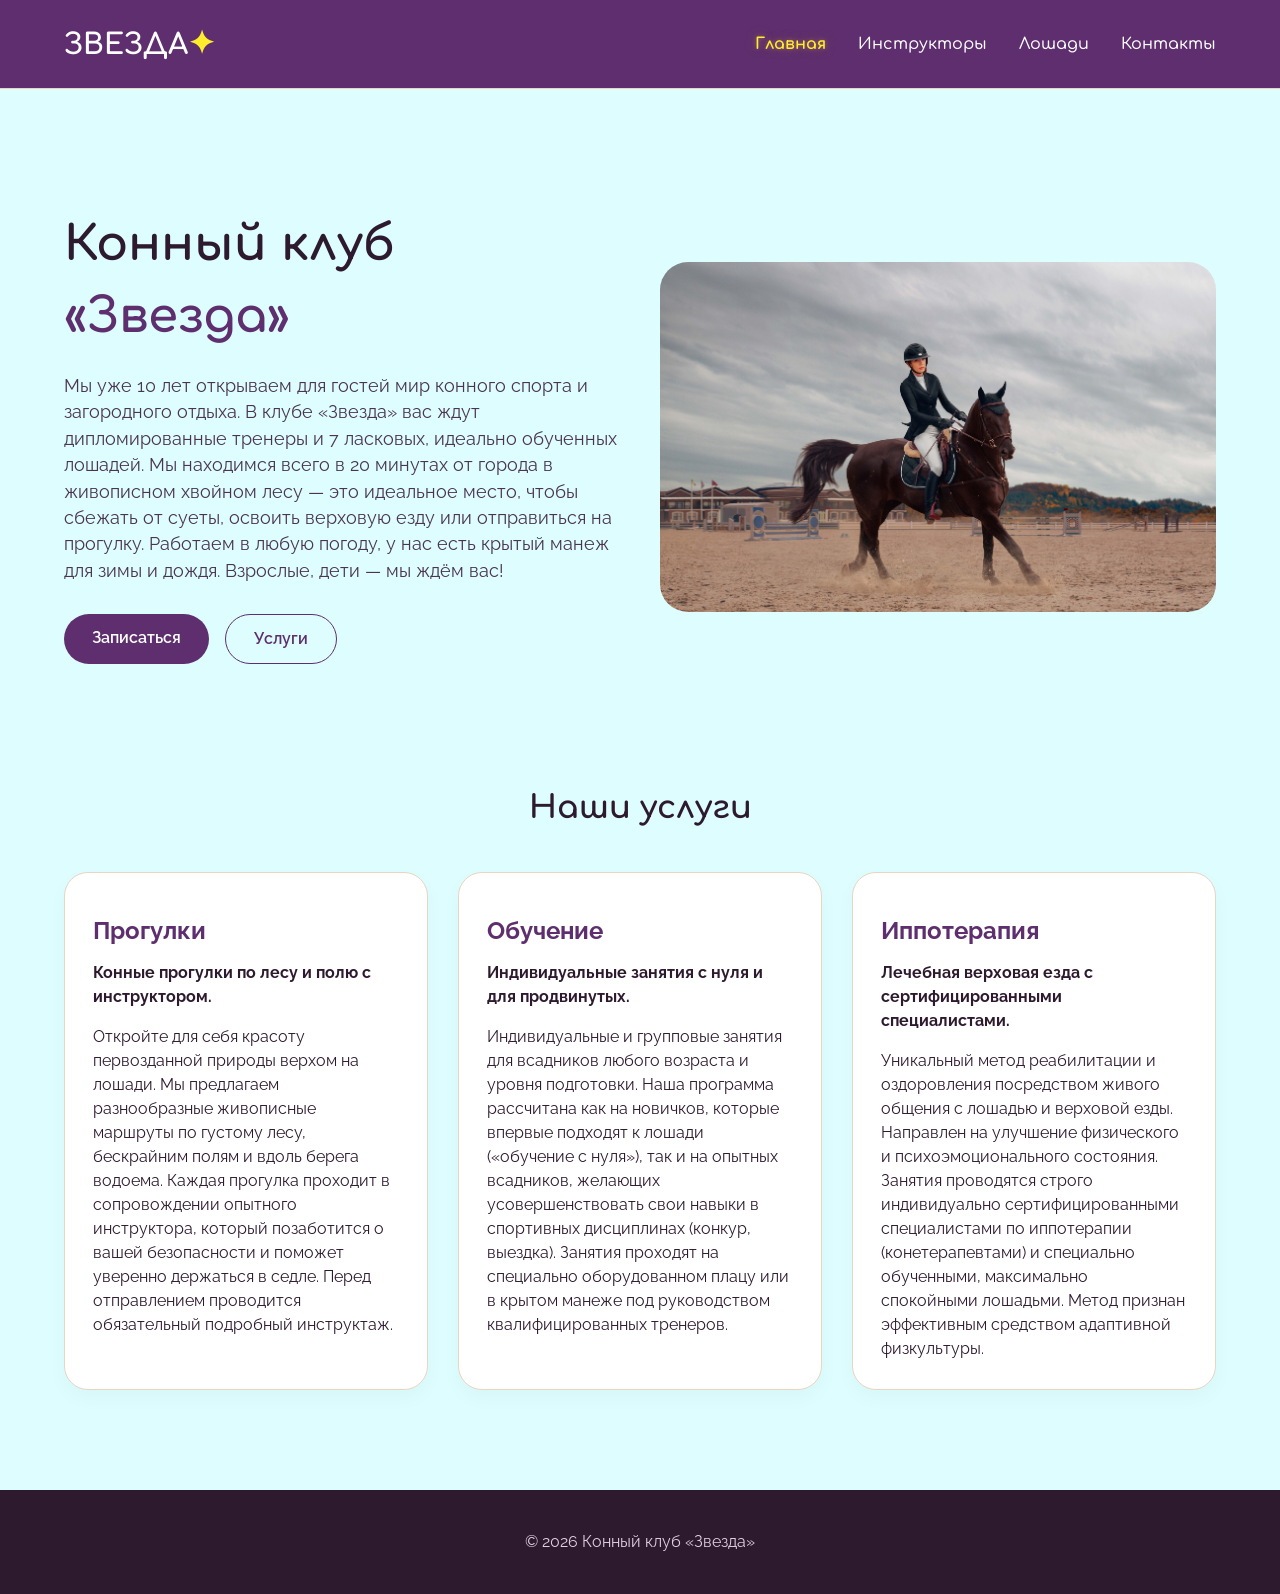
<file: index.html>
<!DOCTYPE html>
<html lang="ru">

<head>
	<meta charset="UTF-8">
	<meta name="viewport" content="width=device-width, initial-scale=1.0">
	<title>Конный клуб «Звезда»</title>
	<link rel="stylesheet" href="style.css">
	<link href="https://fonts.googleapis.com/css2?family=Comfortaa:wght@300;400;500;600;700&family=Raleway:wght@300;400;500;600;700&display=swap&subset=cyrillic-ext" rel="stylesheet">
</head>


<body>

	<header>
		<div class="container header-flex">
			<div class="logo">ЗВЕЗДА<span>✦</span></div>
			<ul class="nav">
				<li><a href="index.html" class="active">Главная </a></li>
				<li><a href="instructors.html">Инструкторы</a></li>
				<li><a href="horses.html">Лошади</a></li>
				<li><a href="contacts.html">Контакты</a></li>
			</ul>
			<div class="burger" id="burgerBtn">
				<span></span>
				<span></span>
				<span></span>
			</div>
		</div>
	</header>

	<main>
		<section class="hero">
			<div class="container hero-grid">
				<div>
					<h1 class="hero-title">Конный клуб <span>«Звезда»</span></h1>
					<p class="hero-text">Мы уже 10 лет открываем для гостей мир конного спорта и загородного отдыха. В клубе «Звезда» вас ждут дипломированные
					тренеры и 7 ласковых, идеально обученных лошадей. Мы находимся всего в 20 минутах от города в живописном хвойном лесу —
					это идеальное место, чтобы сбежать от суеты, освоить верховую езду или отправиться на прогулку.
					Работаем в любую погоду, у нас есть крытый манеж для зимы и дождя.
					Взрослые, дети — мы ждём вас!</p>
					<div class="buttons">
						<a href="#" class="btn btn-primary" id="openModalBtn">Записаться</a>
						<a href="#services" class="btn btn-outline">Услуги</a>
					</div>
				</div>
				<div class="hero-img"></div>
			</div>
		</section>

		<!-- услуги (3 штуки) -->
		<section class="section">
			<div class="container">
				<h2 class="section-title" id="services">Наши услуги</h2>
				<div class="cards">
					<div class="card">
						<h3>Прогулки</h3>
						<h4>Конные прогулки по лесу и полю с инструктором.</h4>
						<p>Откройте для себя красоту первозданной природы верхом на лошади. Мы предлагаем разнообразные живописные маршруты по
						густому лесу, бескрайним полям и вдоль берега водоема. Каждая прогулка проходит в сопровождении опытного инструктора,
						который позаботится о вашей безопасности и поможет уверенно держаться в седле. Перед отправлением проводится
						обязательный подробный инструктаж.</p>
					</div>
					<div class="card">
						<h3>Обучение</h3>
						<h4>Индивидуальные занятия с нуля и для продвинутых.</h4>
						<p>Индивидуальные и групповые занятия для всадников любого возраста и уровня подготовки. Наша программа рассчитана как на
						новичков, которые впервые подходят к лошади («обучение с нуля»), так и на опытных всадников, желающих усовершенствовать
						свои навыки в спортивных дисциплинах (конкур, выездка). Занятия проходят на специально оборудованном плацу или в крытом
						манеже под руководством квалифицированных тренеров.</p>
					</div>
					<div class="card">
						<h3>Иппотерапия</h3>
						<h4>Лечебная верховая езда с сертифицированными специалистами.</h4>
						<p>Уникальный метод реабилитации и оздоровления посредством живого общения с лошадью и верховой езды. Направлен на
						улучшение физического и психоэмоционального состояния. Занятия проводятся строго индивидуально сертифицированными
						специалистами по иппотерапии (конетерапевтами) и специально обученными, максимально спокойными лошадьми. Метод признан
						эффективным средством адаптивной физкультуры.</p>
					</div>
				</div>
			</div>
		</section>
	</main>

	<footer>
		<div class="container">
			<p>© 2026 Конный клуб «Звезда»</p>
		</div>
	</footer>

	<!-- МОДАЛЬНОЕ ОКНО -->
	<div id="modal" class="modal">
		<div class="modal-content">
			<span class="close-btn" id="closeModalBtn">&times;</span>
			<h2 style="margin-bottom: 20px; color: #5E2E6E;">Запись в клуб</h2>

			<form id="bookingForm">
				<div class="form-group">
					<label>Ваше имя</label>
					<input type="text" id="name" required>
				</div>

				<div class="form-group">
					<label>Телефон</label>
					<input type="tel" id="phone" required>
				</div>

				<div class="form-group">
					<label>Что вас интересует?</label>
					<div class="checkbox-group">
						<label><input type="checkbox" name="service" value="прогулка"> Прогулка</label>
						<label><input type="checkbox" name="service" value="обучение"> Обучение</label>
						<label><input type="checkbox" name="service" value="иппотерапия"> Иппотерапия</label>
					</div>
				</div>

				<div class="form-group">
					<label>Выберите тренера</label>
					<select id="trainer">
						<option value="">Не выбран</option>
						<option value="Анна Волкова">Анна Волкова</option>
						<option value="Дмитрий Орлов">Дмитрий Орлов</option>
						<option value="Елена Морозова">Елена Морозова</option>
						<option value="Михаил Соколов">Михаил Соколов</option>
						<option value="Ксения Белова">Ксения Белова</option>
					</select>
				</div>

				<div class="form-group">
					<label>Выберите лошадь</label>
					<select id="horse">
						<option value="">Не выбрана</option>
						<option value="Орион">Орион</option>
						<option value="Вега">Вега</option>
						<option value="Сириус">Сириус</option>
						<option value="Заря">Заря</option>
						<option value="Альтаир">Альтаир</option>
						<option value="Заря">Валларис</option>
						<option value="Альтаир">Гром</option>
					</select>
				</div>

				<div class="form-group">
					<label>Желаемая дата</label>
					<input type="date" id="date" required>
				</div>

				<button type="submit" class="btn btn-primary" style="width: 100%;">Отправить заявку</button>
				<p id="formError" class="error-message"></p>
			</form>
		</div>
	</div>

	<script>

		// БУРГЕР-МЕНЮ
		const burger = document.getElementById('burgerBtn');
		const navMenu = document.querySelector('.nav');

		if (burger && navMenu) {
			burger.addEventListener('click', function () {
				navMenu.classList.toggle('active');
			});
		}

		const modal = document.getElementById('modal');
		const openBtn = document.getElementById('openModalBtn');
		const closeBtn = document.getElementById('closeModalBtn');
		const form = document.getElementById('bookingForm');
		const errorDiv = document.getElementById('formError');

		openBtn.onclick = function (e) {
			e.preventDefault();
			modal.style.display = 'flex';
		}

		closeBtn.onclick = function () {
			modal.style.display = 'none';
		}

		window.onclick = function (e) {
			if (e.target === modal) {
				modal.style.display = 'none';
			}
		}

		function validatePhone(phone) {
			const digits = phone.replace(/\D/g, '');
			return digits.length === 11;
		}

		form.onsubmit = function (e) {
			e.preventDefault();

			const name = document.getElementById('name').value.trim();
			if (name.length < 2) {
				errorDiv.textContent = 'Пожалуйста, введите ваше имя (минимум 2 символа)';
				return;
			}

			const phone = document.getElementById('phone').value.trim();
			if (!validatePhone(phone)) {
				errorDiv.textContent = 'Введите телефон в формате 11 цифр (например, 79991234567)';
				return;
			}

			const checkboxes = document.querySelectorAll('input[name="service"]:checked');
			if (checkboxes.length === 0) {
				errorDiv.textContent = 'Выберите хотя бы одну услугу';
				return;
			}

			const date = document.getElementById('date').value;
			if (!date) {
				errorDiv.textContent = 'Выберите желаемую дату';
				return;
			}

			const selectedServices = Array.from(checkboxes).map(cb => cb.value).join(', ');
			const trainer = document.getElementById('trainer').value || 'не выбран';
			const horse = document.getElementById('horse').value || 'не выбрана';

			alert(`Спасибо, ${name}!\n\nВаша заявка принята:\n Телефон: ${phone}\n Дата: ${date}\n Услуга: ${selectedServices}\n Тренер: ${trainer}\n Лошадь: ${horse}\n\nМы свяжемся с вами в ближайшее время.`);

			form.reset();
			errorDiv.textContent = '';

			modal.style.display = 'none';
		}
	</script>

</body>

</html>
</file>
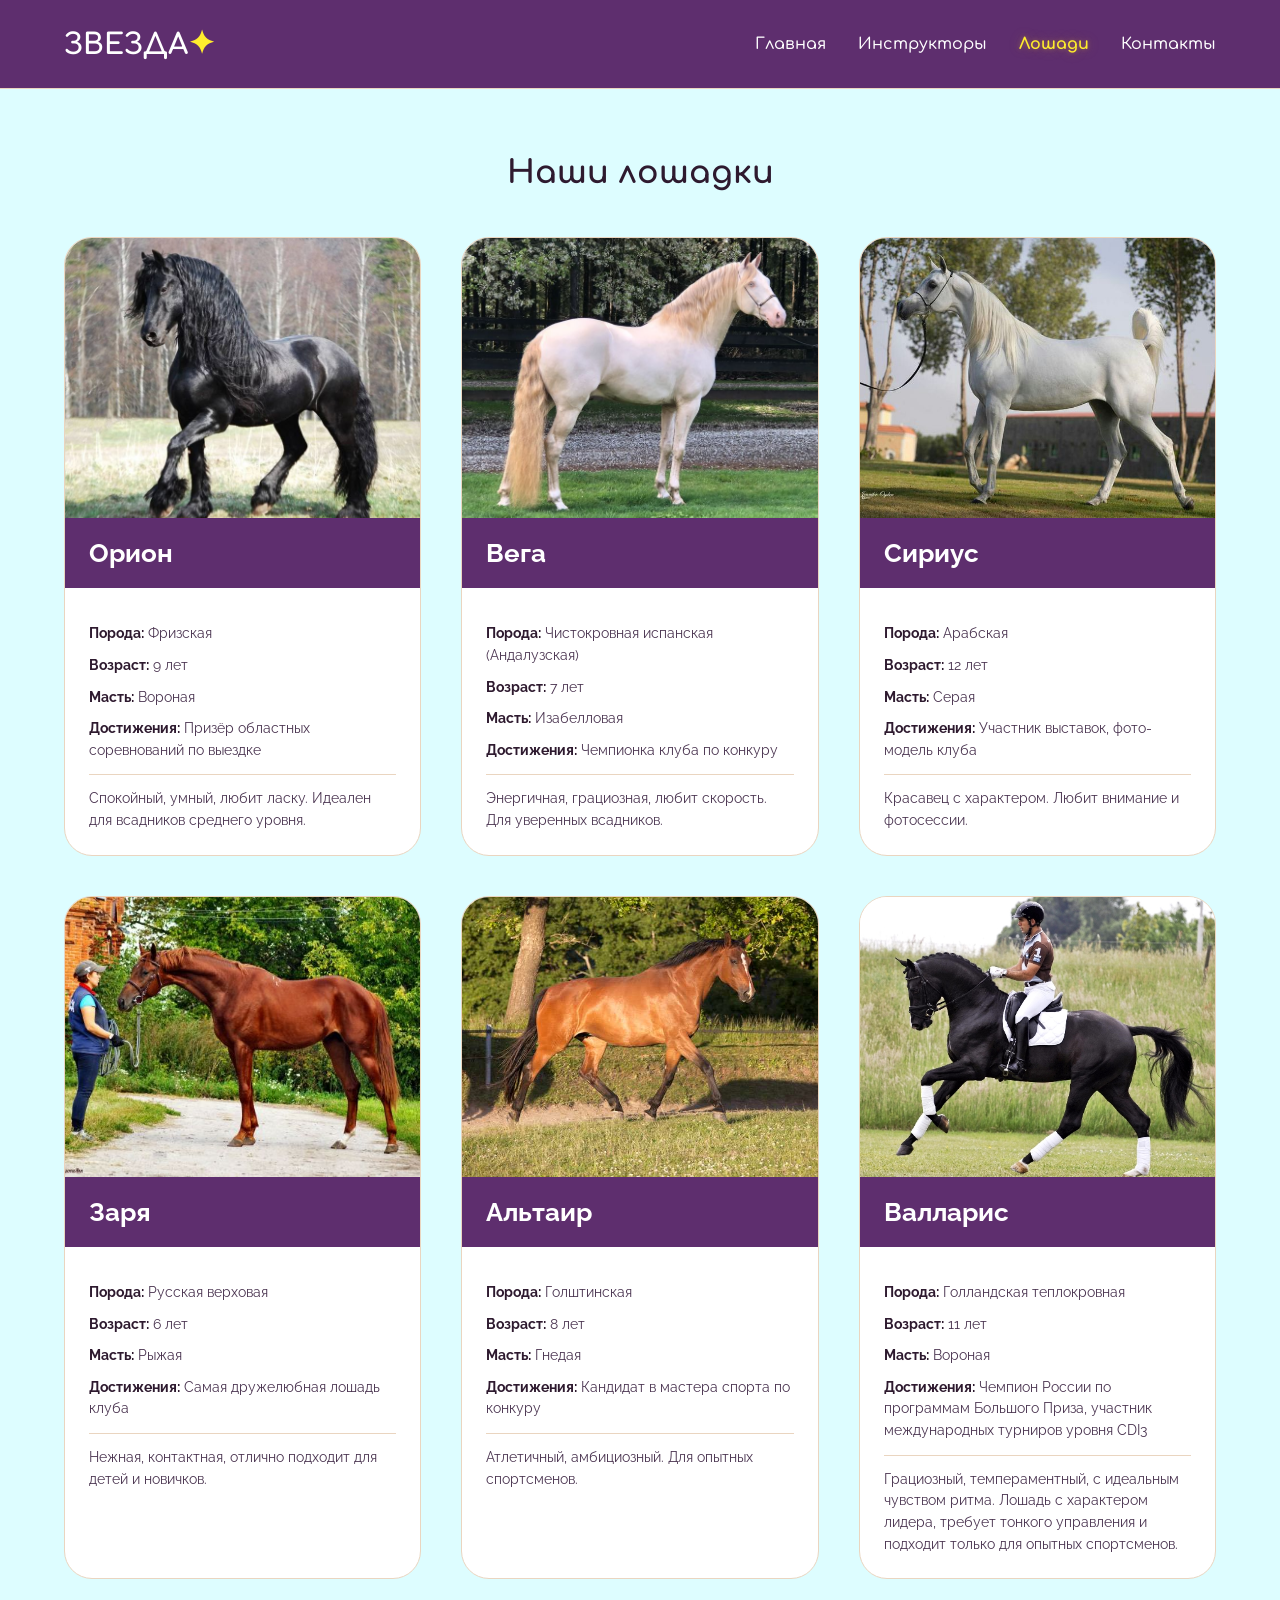
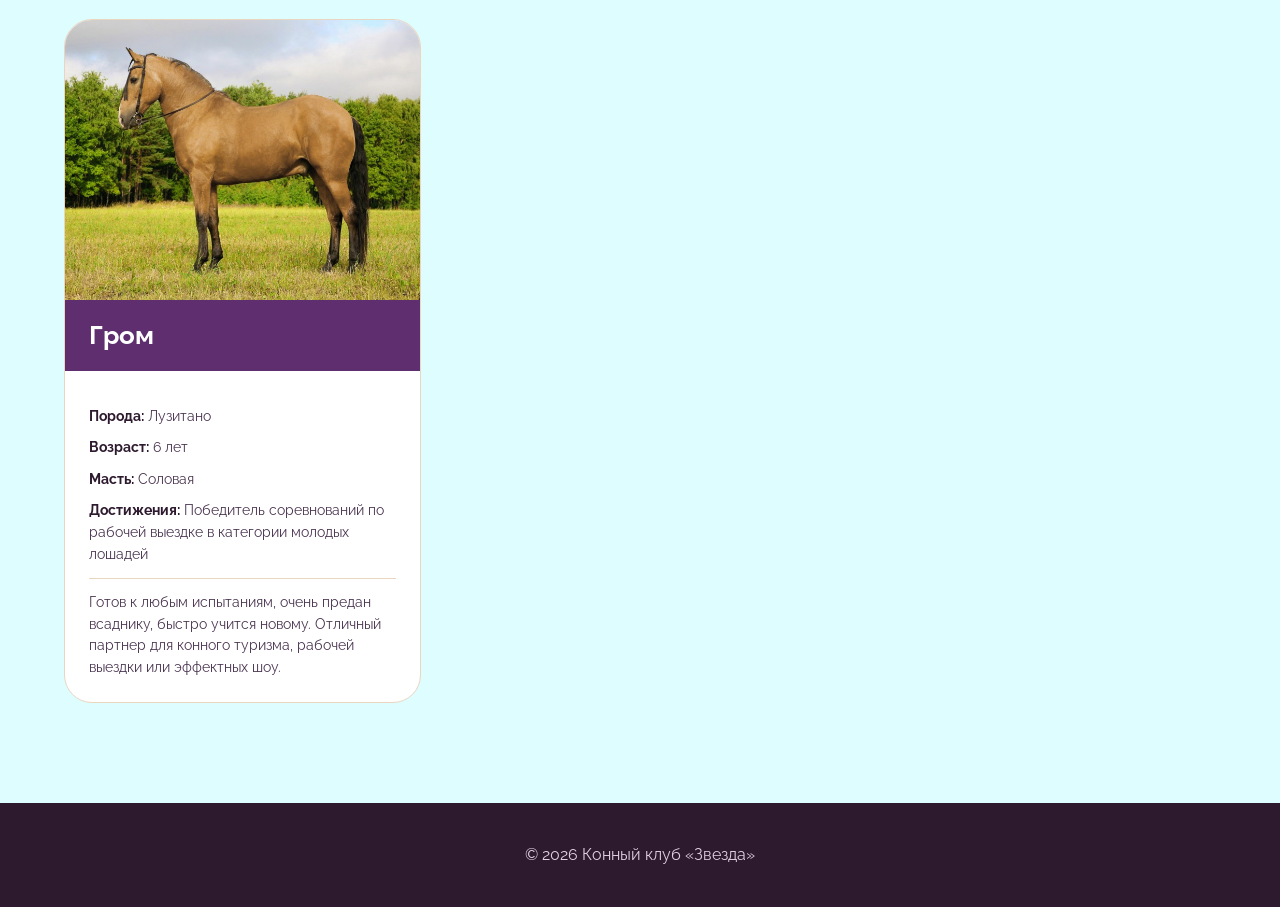
<file: horses.html>
<!DOCTYPE html>
<html lang="ru">

<head>
	<meta charset="UTF-8">
	<meta name="viewport" content="width=device-width, initial-scale=1.0">
	<title>Лошади — Конный клуб «Звезда»</title>
	<link rel="stylesheet" href="style.css">
	<link href="https://fonts.googleapis.com/css2?family=Comfortaa:wght@300;400;500;600;700&family=Raleway:wght@300;400;500;600;700&display=swap&subset=cyrillic-ext" rel="stylesheet">
</head>

<body>

	<header>
		<div class="container header-flex">
			<div class="logo">ЗВЕЗДА<span>✦</span></div>
			<ul class="nav">
				<li><a href="index.html">Главная</a></li>
				<li><a href="instructors.html">Инструкторы</a></li>
				<li><a href="horses.html" class="active">Лошади</a></li>
				<li><a href="contacts.html">Контакты</a></li>
			</ul>
			<div class="burger" id="burgerBtn">
				<span></span>
				<span></span>
				<span></span>
			</div>
		</div>
	</header>

	<main>
		<section class="section">
			<div class="container">
				<h1 class="section-title">Наши лошадки</h1>

				<div class="instructors-grid">

					<!-- 1. Орион -->
					<div class="instructor-card">
						<div class="instructor-img" style="background-image: url('images/friz.jpg');">
						</div>
						<div class="instructor-name">Орион</div>
						<div class="instructor-info">
							<div class="instructor-detail"><strong>Порода:</strong> Фризская</div>
							<div class="instructor-detail"><strong>Возраст:</strong> 9 лет</div>
							<div class="instructor-detail"><strong>Масть:</strong> Вороная</div>
							<div class="instructor-detail"><strong>Достижения:</strong> Призёр областных соревнований по выездке</div>
							<div class="instructor-bio">Спокойный, умный, любит ласку. Идеален для всадников среднего уровня.</div>
						</div>
					</div>

					<!-- 2. Вега -->
					<div class="instructor-card">
						<div class="instructor-img" style="background-image: url('images/andalus.jpg');">
						</div>
						<div class="instructor-name">Вега</div>
						<div class="instructor-info">
							<div class="instructor-detail"><strong>Порода:</strong> Чистокровная испанская (Андалузская)</div>
							<div class="instructor-detail"><strong>Возраст:</strong> 7 лет</div>
							<div class="instructor-detail"><strong>Масть:</strong> Изабелловая</div>
							<div class="instructor-detail"><strong>Достижения:</strong> Чемпионка клуба по конкуру</div>
							<div class="instructor-bio">Энергичная, грациозная, любит скорость. Для уверенных всадников.</div>
						</div>
					</div>

					<!-- 3. Сириус -->
					<div class="instructor-card">
						<div class="instructor-img"
							style="background-image: url('images/arab.jpg');"></div>
							<div class="instructor-name">Сириус</div>
						<div class="instructor-info">
							<div class="instructor-detail"><strong>Порода:</strong> Арабская</div>
							<div class="instructor-detail"><strong>Возраст:</strong> 12 лет</div>
							<div class="instructor-detail"><strong>Масть:</strong> Серая</div>
							<div class="instructor-detail"><strong>Достижения:</strong> Участник выставок, фото-модель клуба</div>
							<div class="instructor-bio">Красавец с характером. Любит внимание и фотосессии.</div>
						</div>
					</div>

					<!-- 4. Заря -->
					<div class="instructor-card">
						<div class="instructor-img" style="background-image: url('images/rus_verhov.jpg');">
						</div>
						<div class="instructor-name">Заря</div>
						<div class="instructor-info">
							<div class="instructor-detail"><strong>Порода:</strong> Русская верховая</div>
							<div class="instructor-detail"><strong>Возраст:</strong> 6 лет</div>
							<div class="instructor-detail"><strong>Масть:</strong> Рыжая</div>
							<div class="instructor-detail"><strong>Достижения:</strong> Самая дружелюбная лошадь клуба</div>
							<div class="instructor-bio">Нежная, контактная, отлично подходит для детей и новичков.</div>
						</div>
					</div>

					<!-- 5. Альтаир -->
					<div class="instructor-card">
						<div class="instructor-img"
							style="background-image: url('images/golsht.jpg');"></div>
							<div class="instructor-name">Альтаир</div>
						<div class="instructor-info">
							<div class="instructor-detail"><strong>Порода:</strong> Голштинская</div>
							<div class="instructor-detail"><strong>Возраст:</strong> 8 лет</div>
							<div class="instructor-detail"><strong>Масть:</strong> Гнедая</div>
							<div class="instructor-detail"><strong>Достижения:</strong> Кандидат в мастера спорта по конкуру</div>
							<div class="instructor-bio">Атлетичный, амбициозный. Для опытных спортсменов.</div>
						</div>
					</div>

					<!-- 6. Валларис -->
					<div class="instructor-card">
						<div class="instructor-img" style="background-image: url('images/golandskaya.jpg');">
						</div>
						<div class="instructor-name">Валларис</div>
						<div class="instructor-info">
							<div class="instructor-detail"><strong>Порода:</strong> Голландская теплокровная</div>
							<div class="instructor-detail"><strong>Возраст:</strong> 11 лет</div>
							<div class="instructor-detail"><strong>Масть:</strong> Вороная</div>
							<div class="instructor-detail"><strong>Достижения:</strong> Чемпион России по программам
								Большого Приза, участник международных турниров уровня CDI3</div>
							<div class="instructor-bio">Грациозный, темпераментный, с идеальным чувством ритма.
								Лошадь с характером лидера, требует тонкого управления и подходит только для опытных спортсменов.</div>
						</div>
					</div>

					<!-- 7. Гром -->
					<div class="instructor-card">
						<div class="instructor-img" style="background-image: url('images/luzitano.jpg');">
						</div>
						<div class="instructor-name">Гром</div>
						<div class="instructor-info">
							<div class="instructor-detail"><strong>Порода:</strong> Лузитано</div>
							<div class="instructor-detail"><strong>Возраст:</strong> 6 лет</div>
							<div class="instructor-detail"><strong>Масть:</strong> Соловая</div>
							<div class="instructor-detail"><strong>Достижения:</strong> Победитель соревнований по рабочей выездке в категории молодых лошадей</div>
							<div class="instructor-bio">Готов к любым испытаниям, очень предан всаднику, быстро учится новому. Отличный партнер для конного туризма, рабочей
							выездки или эффектных шоу.</div>
						</div>
					</div>

				</div>
			</div>
		</section>
	</main>

	<footer>
		<div class="container">
			<p>© 2026 Конный клуб «Звезда»</p>
		</div>
	</footer>

	<script>

		// БУРГЕР-МЕНЮ
		const burger = document.getElementById('burgerBtn');
		const navMenu = document.querySelector('.nav');

		if (burger && navMenu) {
			burger.addEventListener('click', function () {
				navMenu.classList.toggle('active');
			});
		}
	</script>


</body>

</html>
</file>
<file: style.css>
* {
    margin: 0;
    padding: 0;
    box-sizing: border-box;
}

body, textarea {
    background: #ddfdff;
    color: #2E1A2F;
    font-family: 'Raleway', sans-serif;
    line-height: 1.5;
}
h1, h2, .logo, .nav {
    font-family: 'Comfortaa', cursive;
}

.container {
    max-width: 1200px;
    margin: 0 auto;
    padding: 0 24px;
}

header {
    padding: 20px 0;
    background: #5E2E6E;
    border-bottom: 1px solid #EAD5C0;
    position: sticky;
    top: 0;
    z-index: 10;
}

.header-flex {
    display: flex;
    justify-content: space-between;
    align-items: center;
}

.burger {
    display: none;
    flex-direction: column;
    gap: 5px;
    cursor: pointer;
    padding: 5px;
}

.burger span {
    width: 28px;
    height: 3px;
    background: #ffed2d;
    border-radius: 3px;
}

.logo {
    font-size: 1.8rem;
    font-weight: bold;
    color: #ffffff;
}

.logo span {
    color: #ffed2d;
    font-size: 2rem;
}

.nav {
    display: flex;
    gap: 2rem;
    list-style: none;
}

.nav a {
    text-decoration: none;
    color: #ffffff;
    font-weight: 500;
}

.nav a:hover {
    color: #ffed2d;
}
.nav a.active {
    color: #ffed2d;
    font-weight: 700;
    text-shadow:
        0 0 4px rgba(184, 139, 74, 0.6),
        0 0 12px rgba(184, 139, 74, 0.4);
}

.btn {
    display: inline-block;
    padding: 12px 28px;
    border-radius: 40px;
    text-decoration: none;
    font-weight: 600;
    transition: 0.2s;
}

.btn-primary {
    background: #5E2E6E;
    color: white;
}

.btn-primary:hover {
    background: #3E1C4A;
    transform: translateY(-2px);
}

.btn-outline {
    border: 1.5px solid #5E2E6E;
    color: #5E2E6E;
}

.btn-outline:hover {
    background: #5E2E6E;
    color: white;
}

.hero {
    padding: 60px 0;
}

.hero-grid {
    display: grid;
    grid-template-columns: 1fr 1fr;
    gap: 40px;
    align-items: center;
}

.hero-title {
    font-size: 3rem;
    font-weight: bold;
    margin-bottom: 20px;
    margin-top: 60px;
    color: #2E1A2F;
}

.hero-title span {
    color: #5E2E6E;
}

.hero-text {
    font-size: 1.1rem;
    margin-bottom: 30px;
    color: #4a3450;
}

.hero-img {
    background: #EAD5C0;
    height: 350px;
    border-radius: 28px;
    background-image: url('images/equestrian.jpg');
    background-size: cover;
    background-position: center;
    margin-top: 60px;
}

.buttons {
    display: flex;
    gap: 16px;
    flex-wrap: wrap;
}

.section {
    padding: 60px 0;
}

.section-title {
    font-size: 2rem;
    text-align: center;
    margin-bottom: 40px;
    color: #2E1A2F;
}

.cards {
    display: grid;
    grid-template-columns: repeat(auto-fit, minmax(300px, 1fr));
    gap: 30px;
}

.card {
    background: white;
    padding: 28px;
    border-radius: 24px;
    text-align: left;
    box-shadow: 0 8px 20px rgba(0, 0, 0, 0.03);
    border: 1px solid #EAD5C0;
}

.card h3 {
    font-size: 1.5rem;
    margin: 12px 0;
    color: #5E2E6E;
}

.card h4 {
    margin-bottom: 1rem;
}

.form-block {
    background: white;
    padding: 40px;
    border-radius: 32px;
    display: grid;
    grid-template-columns: 1fr 1fr;
    gap: 40px;
    border: 1px solid #EAD5C0;
}

.contact-icon {
    width: 1.2em;
    height: 1.2em;
    margin-right: 12px;
    flex-shrink: 0;
}

input,
textarea {
    width: 100%;
    padding: 14px 18px;
    border: 1px solid #EAD5C0;
    border-radius: 60px;
    font-size: 1rem;
    background: #ddfdff;
}

textarea {
    border-radius: 24px;
    resize: vertical;
}

button {
    background: #5E2E6E;
    color: white;
    border: none;
    width: 100%;
    padding: 14px;
    border-radius: 60px;
    font-weight: bold;
    cursor: pointer;
}

/* ИНСТРУКТОРЫ */
.instructors-grid {
    display: grid;
    grid-template-columns: repeat(auto-fit, minmax(300px, 1fr));
    gap: 40px;
}

.instructor-card {
    background: white;
    border-radius: 28px;
    overflow: hidden;
    border: 1px solid #EAD5C0;
}

.instructor-img {
    width: 100%;
    height: 280px;
    background-size: cover;
    background-position: center;
    background-color: #EAD5C0;
}

.instructor-info {
    padding: 24px;
}

.instructor-name {
    font-size: 1.6rem;
    font-weight: 700;
    color: #ffffff;
    background:#5E2E6E;
    padding: 16px 24px;
    border-radius: 0;
}

.instructor-detail {
    margin: 10px 0;
    font-size: 0.9rem;
    color: #4a3450;
}

.instructor-detail strong {
    color: #2E1A2F;
}

.instructor-bio {
    margin-top: 14px;
    padding-top: 12px;
    border-top: 1px solid #EAD5C0;
    font-size: 0.9rem;
    color: #4a3450;
}

/* ФОРМА */
.form-block {
    background: white;
    padding: 40px;
    border-radius: 32px;
    display: grid;
    grid-template-columns: 1fr 1fr;
    gap: 40px;
    border: 1px solid #EAD5C0;
}

input,
textarea {
    width: 100%;
    padding: 14px 18px;
    border: 1px solid #EAD5C0;
    border-radius: 60px;
    font-size: 1rem;
    background: #FEFAF5;
}

textarea {
    border-radius: 24px;
    resize: vertical;
}

button {
    background: #5E2E6E;
    color: white;
    border: none;
    width: 100%;
    padding: 14px;
    border-radius: 60px;
    font-weight: bold;
    cursor: pointer;
}

footer {
    background: #2E1A2F;
    color: #e2cfe2;
    padding: 40px 0;
    text-align: center;
    margin-top: 40px;
}

/* МОДАЛЬНОЕ ОКНО */
.modal {
    display: none;
    position: fixed;
    z-index: 1000;
    left: 0;
    top: 0;
    width: 100%;
    height: 100%;
    background-color: rgba(46, 26, 47, 0.8);
    backdrop-filter: blur(4px);
    justify-content: center;
    align-items: center;
}

.modal-content {
    background: #ddfdff;
    margin: 20px;
    padding: 32px;
    border-radius: 32px;
    max-width: 500px;
    width: 90%;
    max-height: 85vh;
    overflow-y: auto;
    position: relative;
    border: 1px solid #EAD5C0;
    box-shadow: 0 25px 40px rgba(0, 0, 0, 0.2);
}

.close-btn {
    position: absolute;
    top: 16px;
    right: 24px;
    font-size: 32px;
    font-weight: bold;
    cursor: pointer;
    color: #5E2E6E;
}

.close-btn:hover {
    color: #B88B4A;
}

.form-group {
    margin-bottom: 20px;
}

.form-group label {
    display: block;
    margin-bottom: 8px;
    font-weight: 600;
    color: #2E1A2F;
}

.checkbox-group {
    display: flex;
    gap: 20px;
    flex-wrap: wrap;
}

.checkbox-group label {
    font-weight: normal;
    cursor: pointer;
}

select,
input[type="date"] {
    width: 100%;
    padding: 12px 16px;
    border: 1px solid #EAD5C0;
    border-radius: 60px;
    font-size: 1rem;
    background: #FEFAF5;
}

.error-message {
    color: #c0392b;
    margin-top: 16px;
    text-align: center;
    font-size: 0.85rem;
}

/* отступ для всех секций при переходе по ссылкам */
#services {
    scroll-margin-top: 95px;
}


/* адаптив */
@media (max-width: 768px) {
    .hero-grid {
        grid-template-columns: 1fr;
    }

    .form-block {
        grid-template-columns: 1fr;
    }

    .nav {
        display: none;
        position: absolute;
        top: 70px;
        left: 0;
        width: 100%;
        background:#5E2E6E;
        flex-direction: column;
        gap: 0;
        padding: 20px 0;
    }

    .nav.active {
        display: flex;
    }
    .burger {
        display: flex;
    }

    .hero-title {
        font-size: 2.2rem;
        margin-top: 0px;
    }

    .hero-img {
        margin-top: 0px;
    }
    .instructors-grid {
        grid-template-columns: repeat(2, 1fr);
        gap: 16px;
    }
    .instructor-name {
        font-size: 1.2rem;
    }
    .instructor-detail {
        font-size: 0.75rem;
    }
    .instructor-bio {
        font-size: 0.75rem;
    }
    .instructor-img {
        height: 180px;
    }
}
</file>
